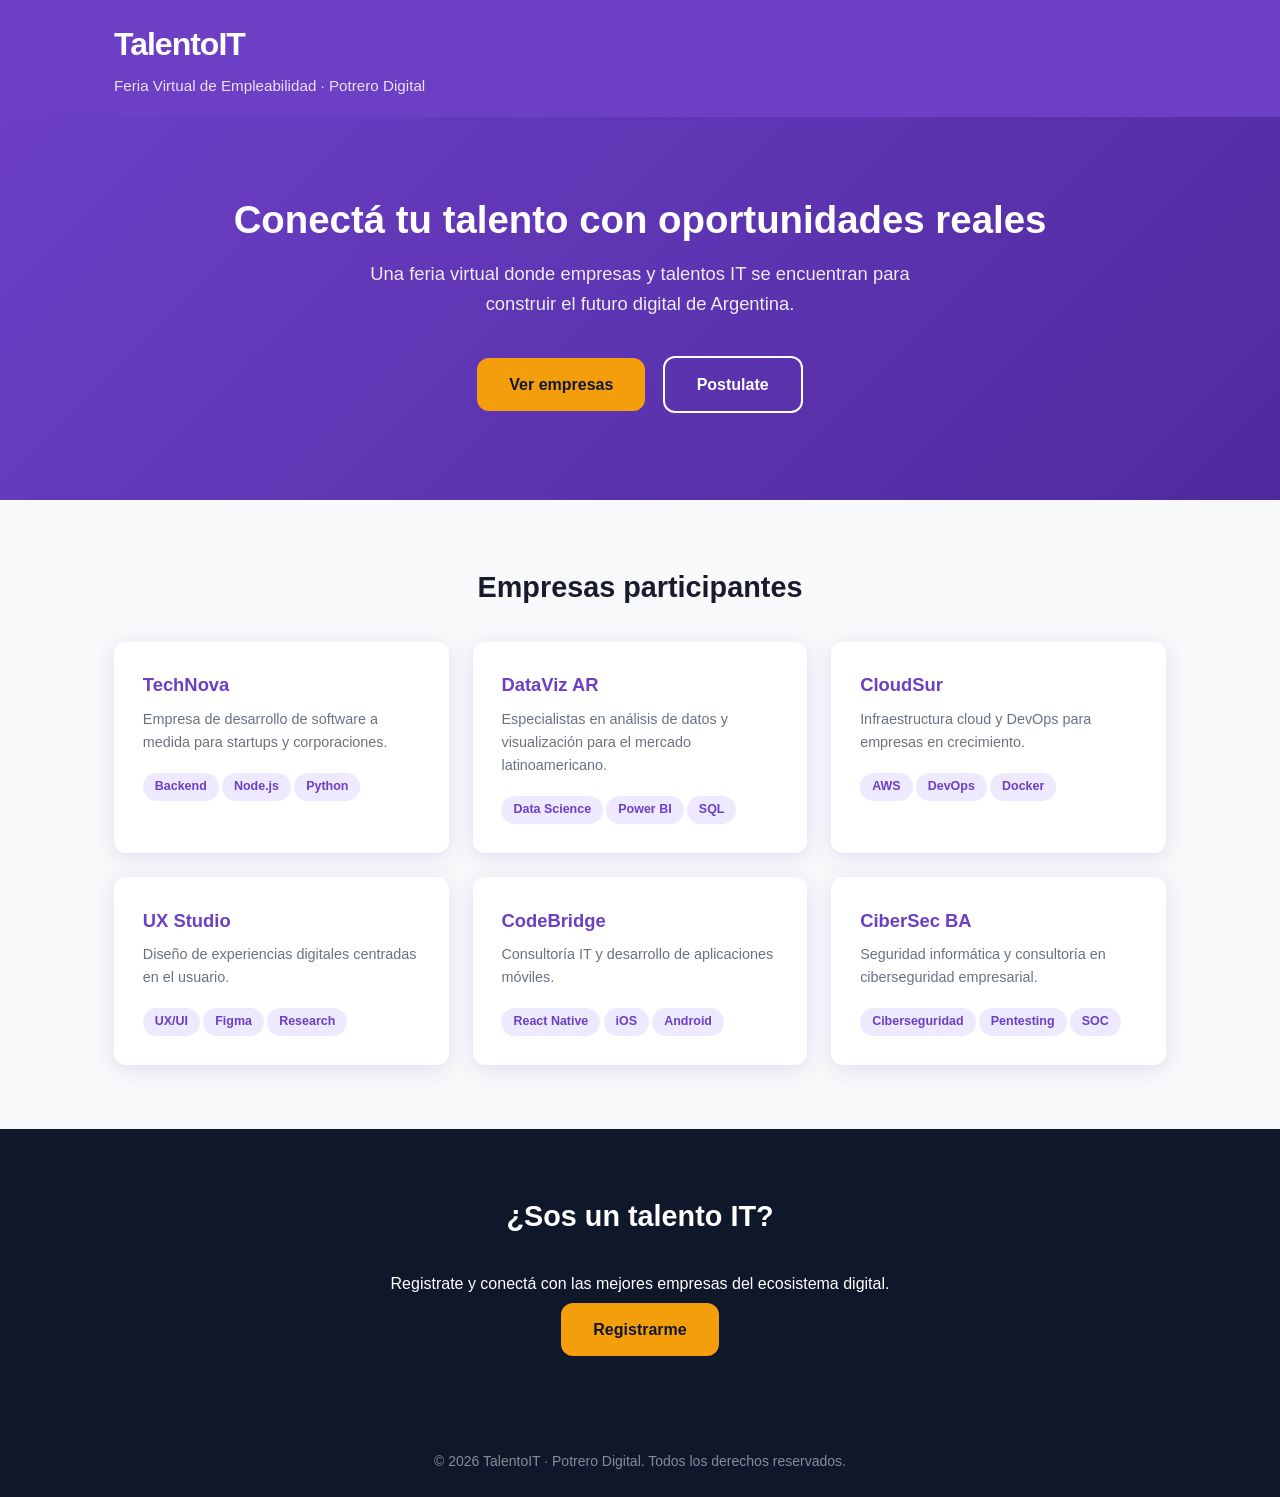
<file: index.html>
<!DOCTYPE html>
<html lang="es">
<head>
  <meta charset="UTF-8" />
  <meta name="viewport" content="width=device-width, initial-scale=1.0" />
  <title>TalentoIT - Feria Virtual de Empleabilidad | Potrero Digital</title>
  <link rel="stylesheet" href="assets/css/styles.css" />
</head>
<body>

  <header class="header">
    <div class="container">
      <h1 class="logo">TalentoIT</h1>
      <p class="tagline">Feria Virtual de Empleabilidad · Potrero Digital</p>
    </div>
  </header>

  <main>
    <section class="hero">
      <div class="container">
        <h2>Conectá tu talento con oportunidades reales</h2>
        <p>Una feria virtual donde empresas y talentos IT se encuentran para construir el futuro digital de Argentina.</p>
        <a href="#empresas" class="btn btn-primary">Ver empresas</a>
        <a href="#postulate" class="btn btn-secondary">Postulate</a>
      </div>
    </section>

    <section id="empresas" class="section">
      <div class="container">
        <h2 class="section-title">Empresas participantes</h2>
        <div class="grid" id="empresas-grid">
          <!-- Las tarjetas se generan desde main.js -->
        </div>
      </div>
    </section>

    <section id="postulate" class="section section-dark">
      <div class="container">
        <h2 class="section-title">¿Sos un talento IT?</h2>
        <p>Registrate y conectá con las mejores empresas del ecosistema digital.</p>
        <a href="#" class="btn btn-primary">Registrarme</a>
      </div>
    </section>
  </main>

  <footer class="footer">
    <div class="container">
      <p>© 2026 TalentoIT · Potrero Digital. Todos los derechos reservados.</p>
    </div>
  </footer>

  <script src="assets/js/main.js"></script>
</body>
</html>
</file>
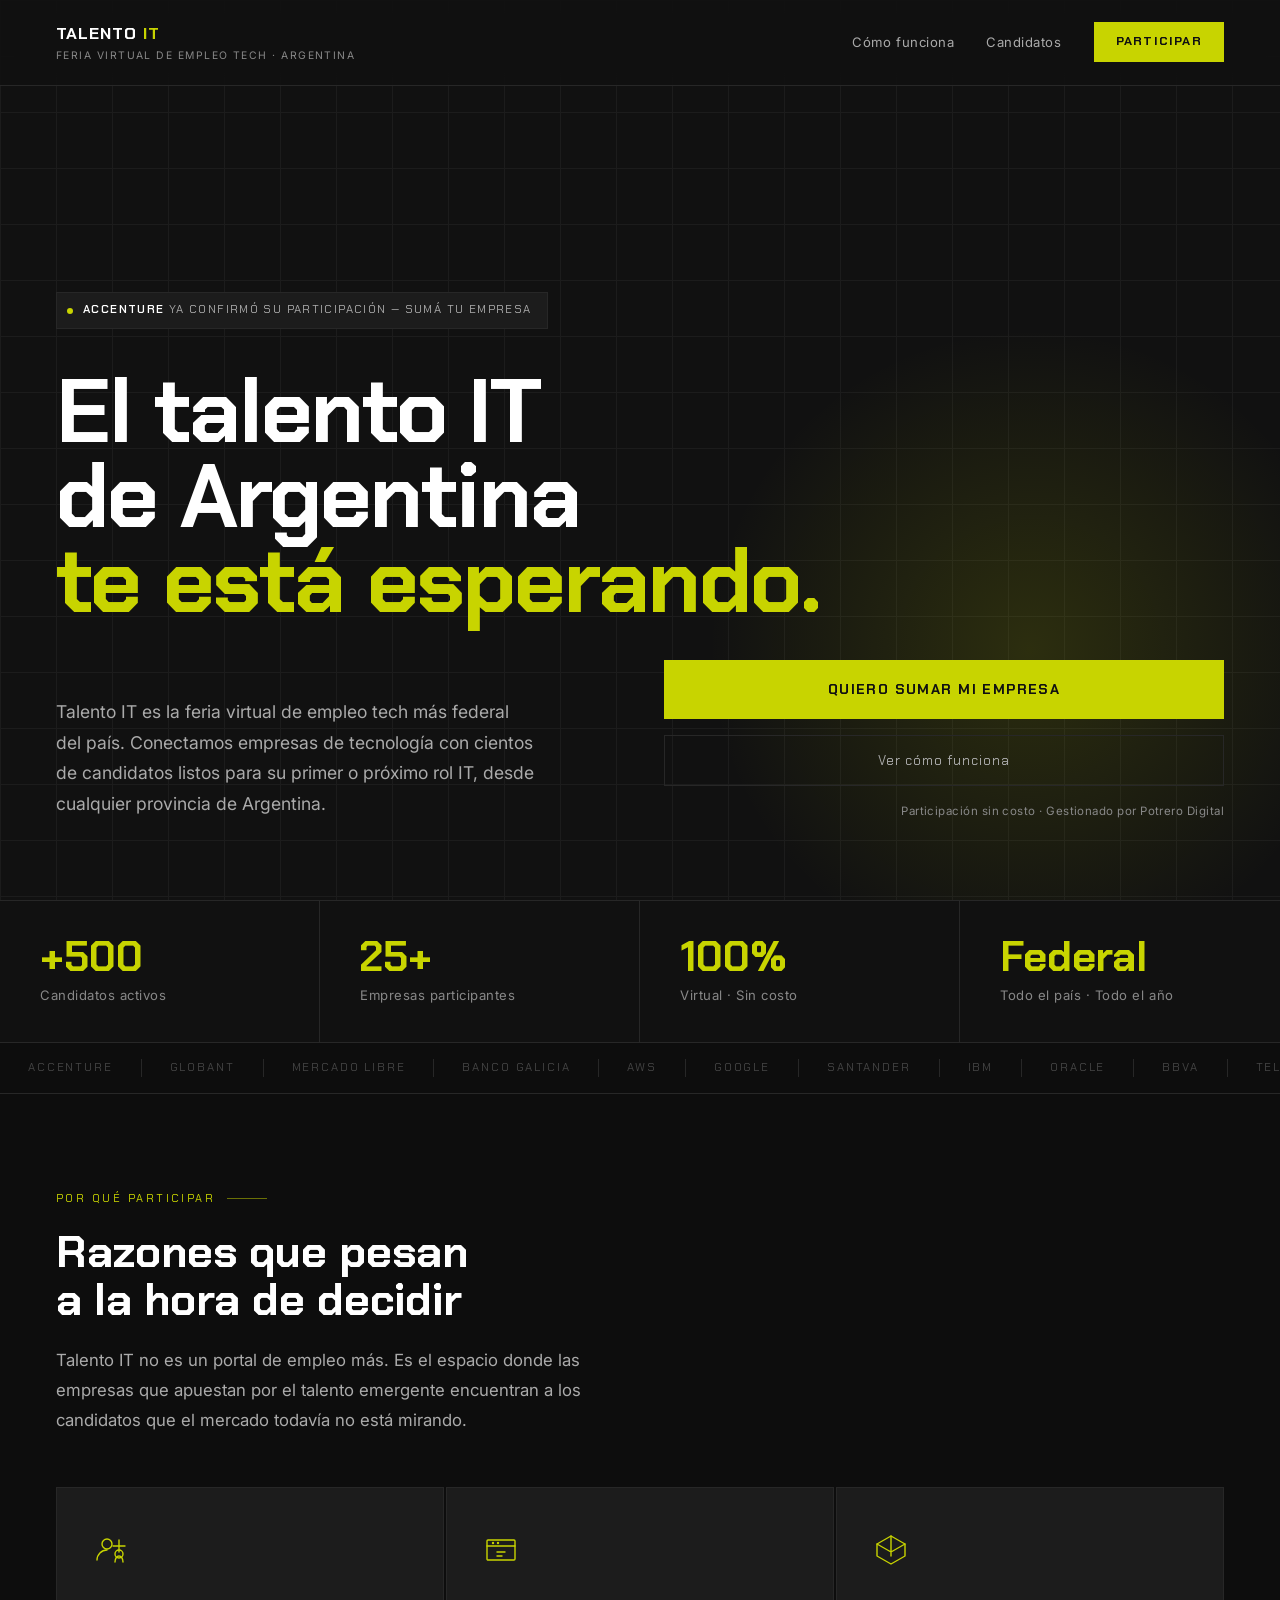
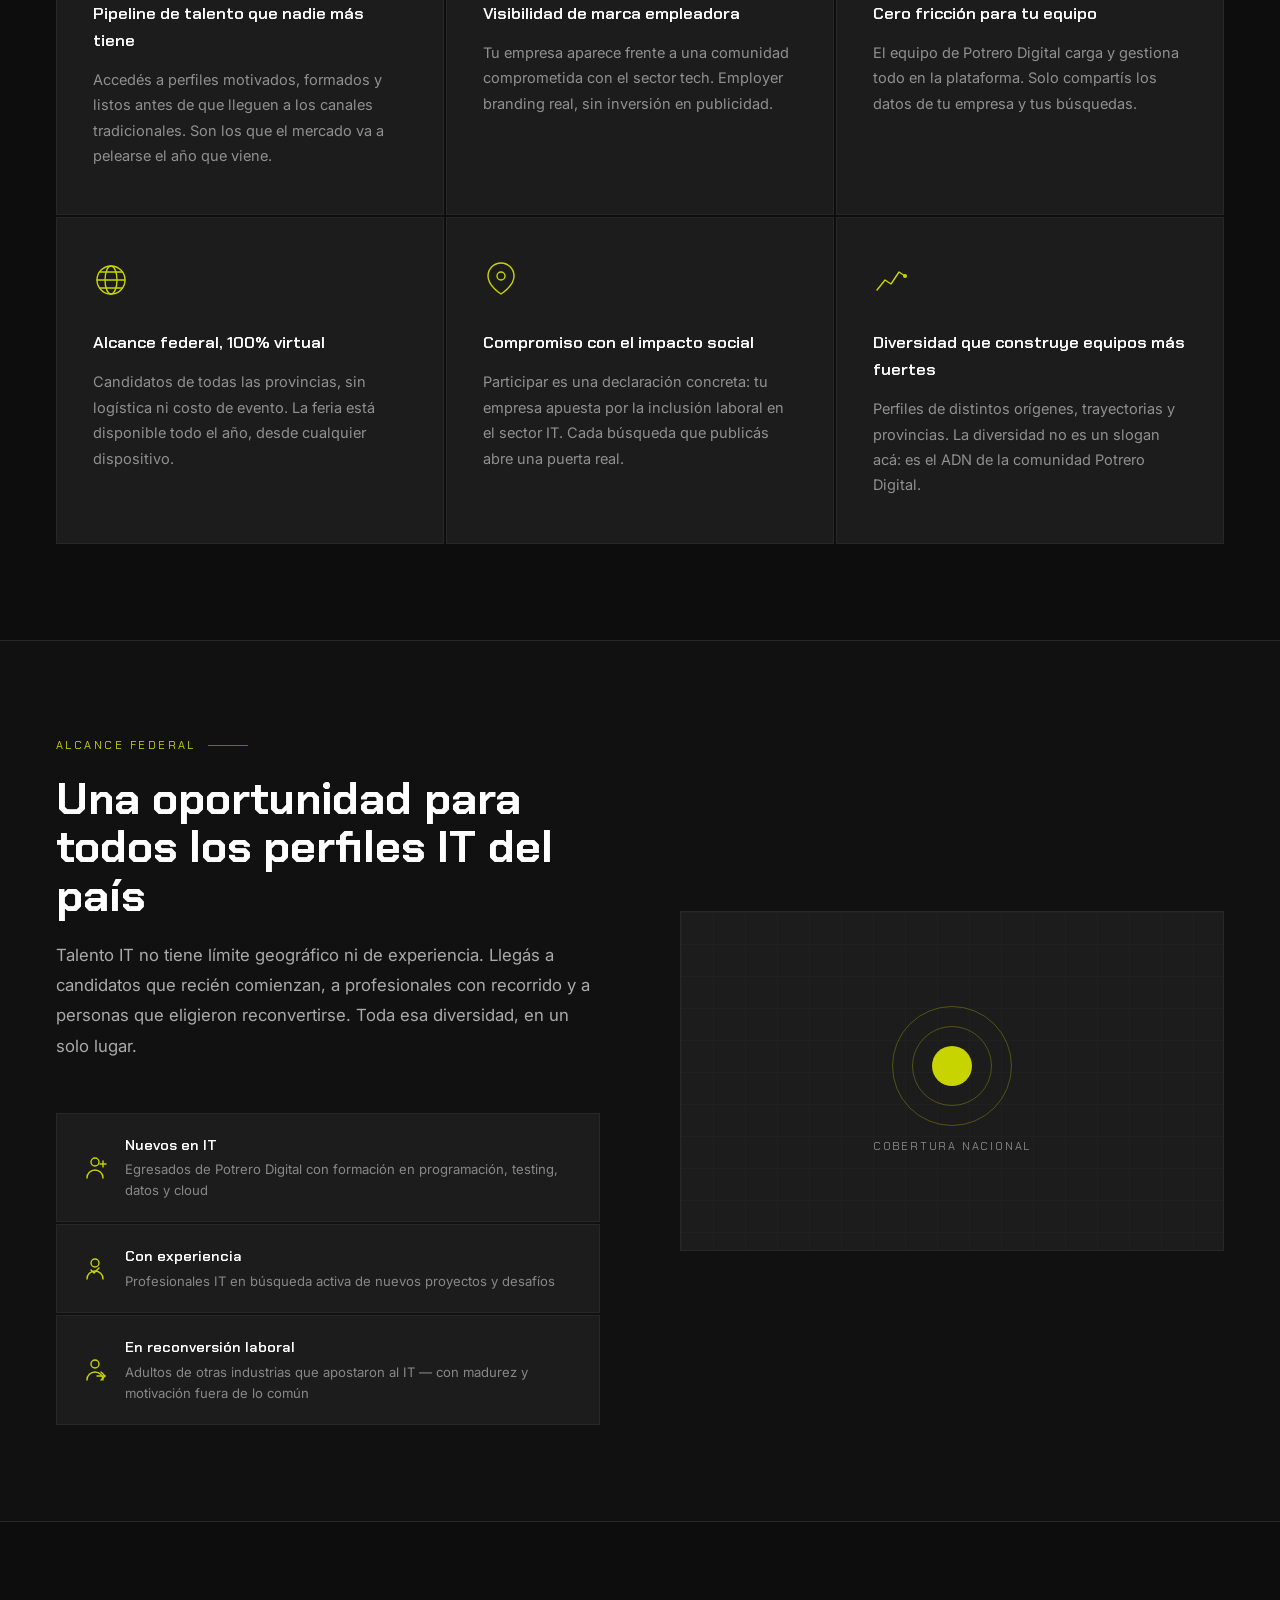
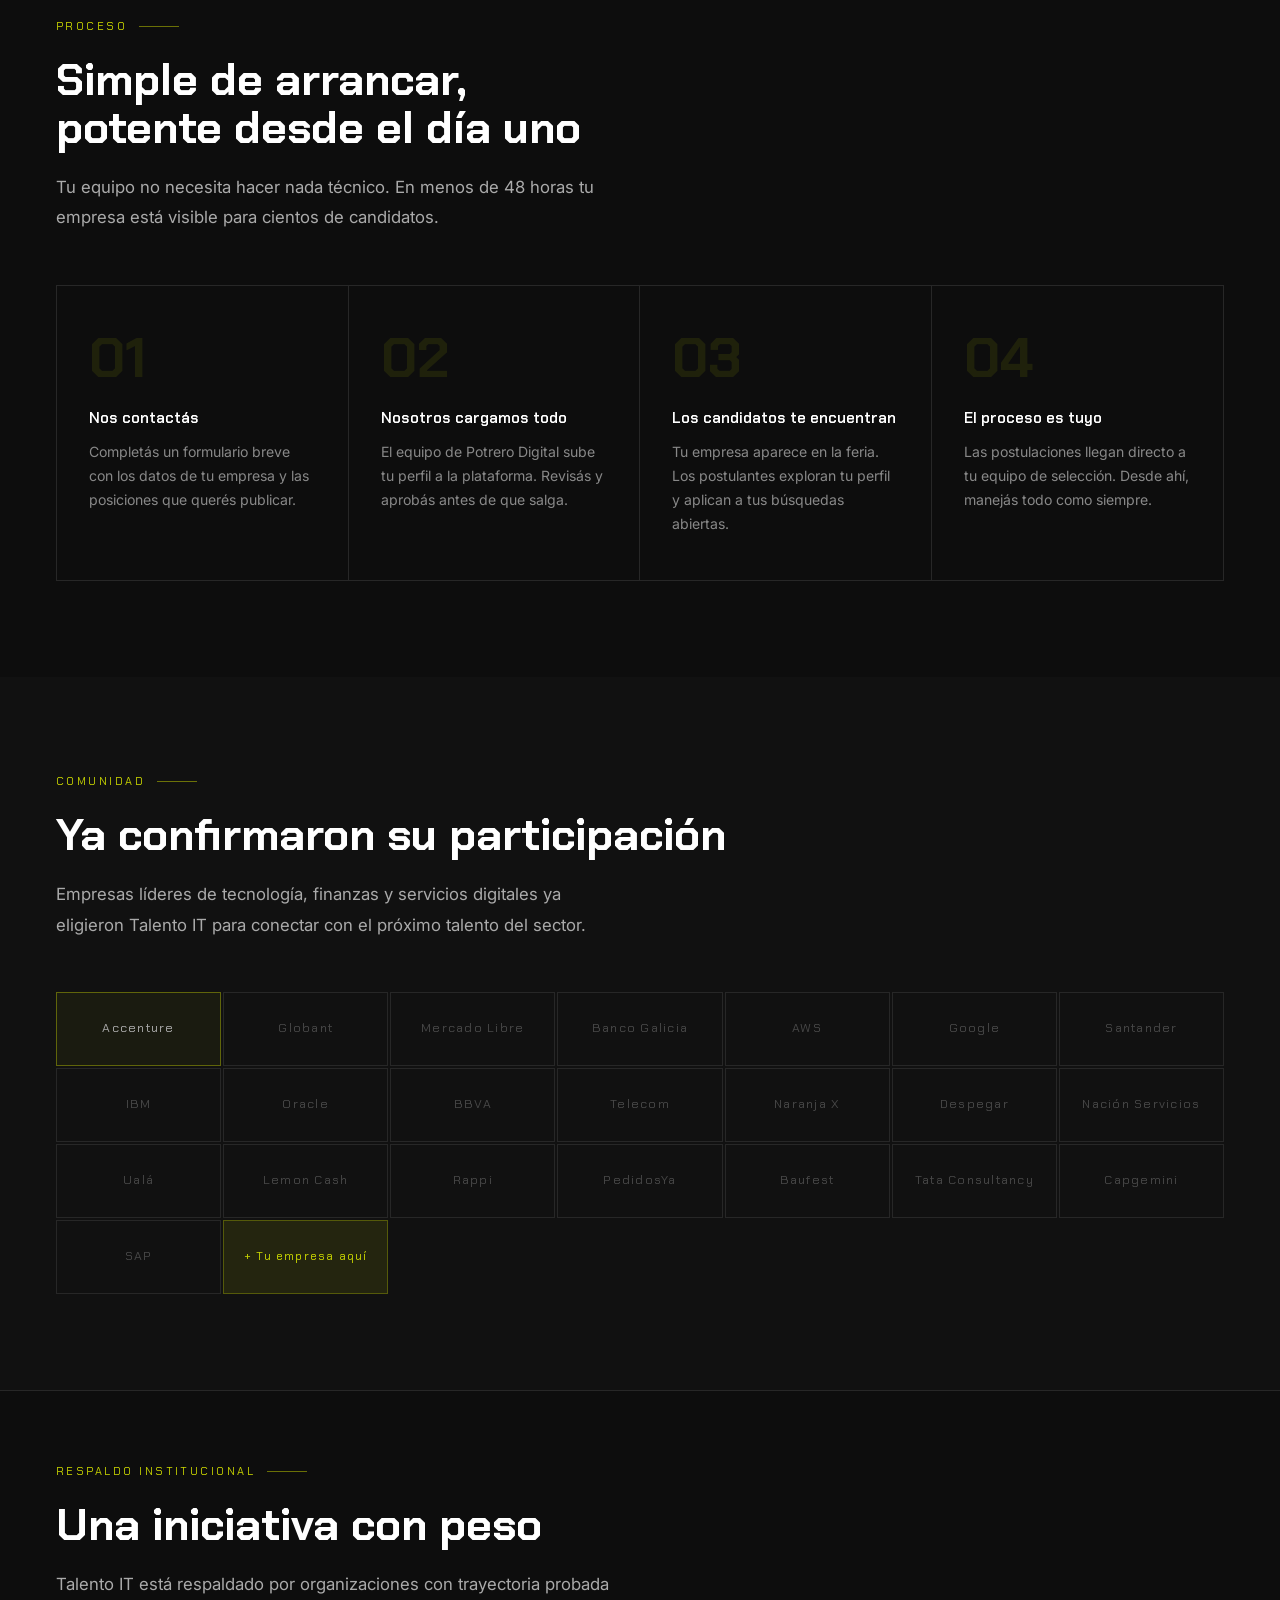
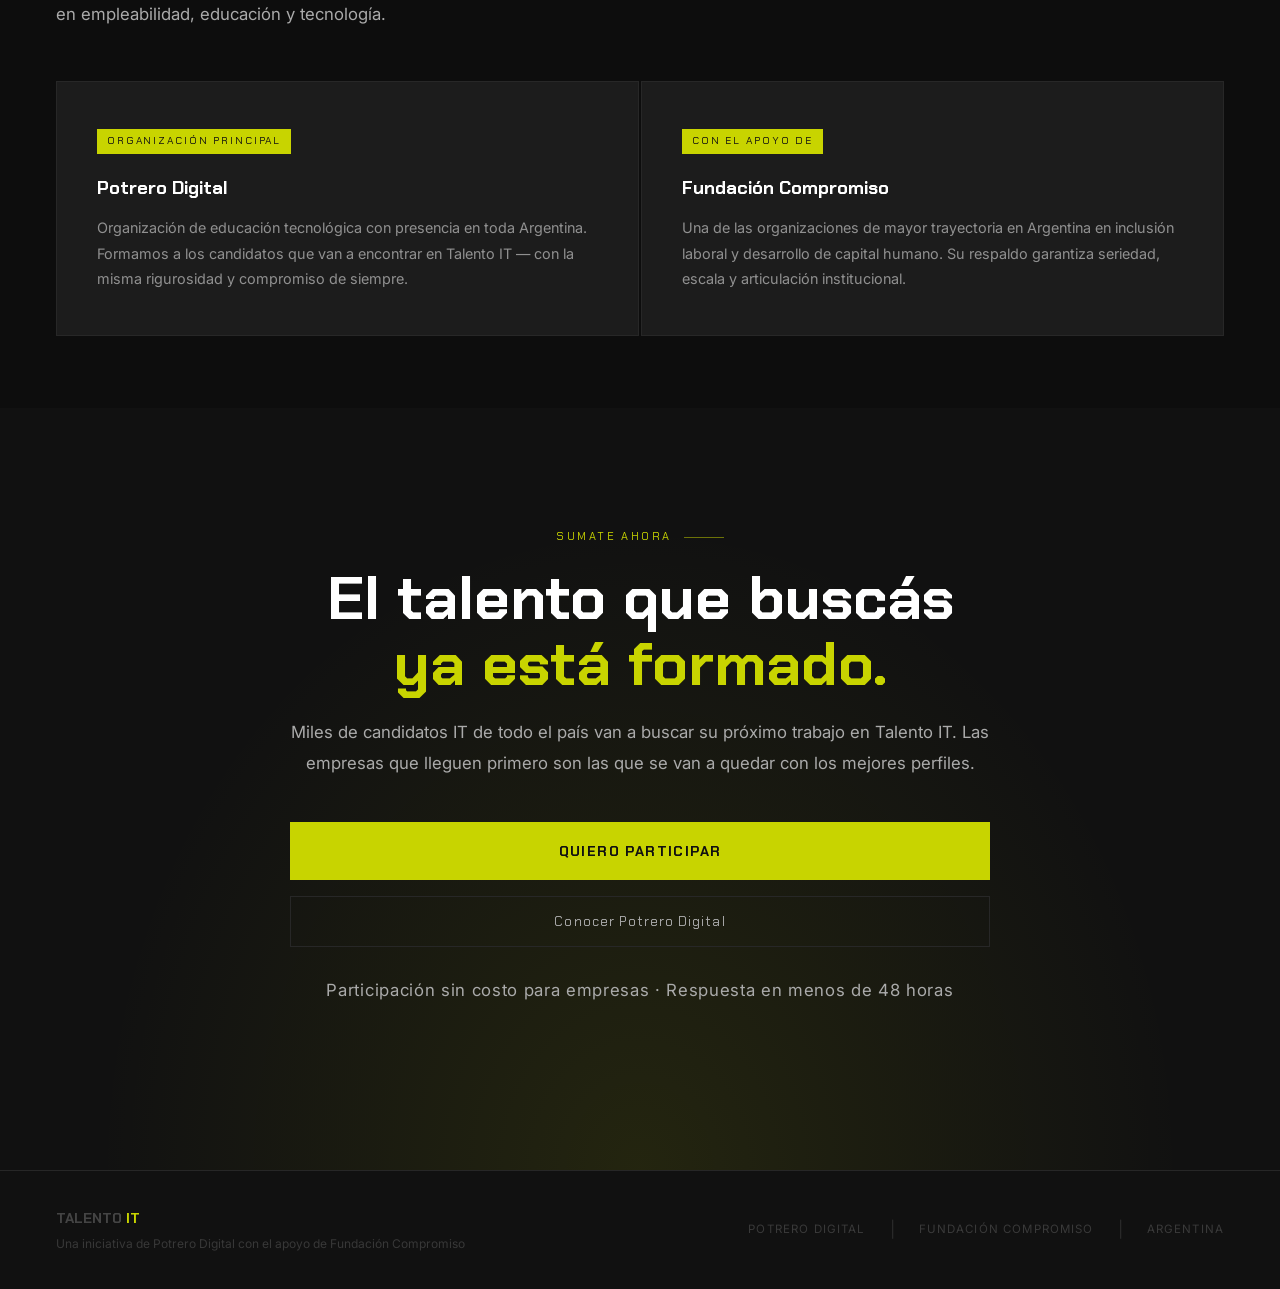
<file: landing-empresas.html>
<!DOCTYPE html>
<html lang="es">
<head>
  <meta charset="UTF-8" />
  <meta name="viewport" content="width=device-width, initial-scale=1.0" />
  <title>Talento IT — Feria virtual de empleo Tech de Argentina</title>
  <link rel="preconnect" href="https://fonts.googleapis.com">
  <link href="https://fonts.googleapis.com/css2?family=Chakra+Petch:wght@400;600;700&family=Inter:wght@400;500;600&display=swap" rel="stylesheet">
  <style>
    *, *::before, *::after { box-sizing: border-box; margin: 0; padding: 0; }

    :root {
      --negro: #111111;
      --negro-card: #1c1c1c;
      --lima: #C8D400;
      --lima-dim: rgba(200,212,0,0.10);
      --lima-mid: rgba(200,212,0,0.30);
      --blanco: #ffffff;
      --gris: #888888;
      --gris-borde: #272727;
      --gris-texto: #aaaaaa;
    }

    html { scroll-behavior: smooth; }

    body {
      background: var(--negro);
      color: var(--blanco);
      font-family: 'Inter', sans-serif;
      font-size: 16px;
      line-height: 1.6;
      -webkit-font-smoothing: antialiased;
    }

    /* ── NAV ── */
    nav {
      position: fixed;
      top: 0; left: 0; right: 0;
      z-index: 100;
      display: flex;
      align-items: center;
      justify-content: space-between;
      padding: 20px 56px;
      background: rgba(17,17,17,0.9);
      backdrop-filter: blur(16px);
      border-bottom: 1px solid var(--gris-borde);
    }

    .nav-brand {
      display: flex;
      flex-direction: column;
      gap: 1px;
    }
    .nav-logo {
      font-family: 'Chakra Petch', sans-serif;
      font-weight: 700;
      font-size: 1.05rem;
      letter-spacing: 0.06em;
      color: var(--blanco);
    }
    .nav-logo span { color: var(--lima); }
    .nav-sub {
      font-size: 0.65rem;
      letter-spacing: 0.14em;
      text-transform: uppercase;
      color: var(--gris);
    }

    .nav-right {
      display: flex;
      align-items: center;
      gap: 32px;
    }
    .nav-link {
      font-size: 0.82rem;
      color: var(--gris-texto);
      text-decoration: none;
      letter-spacing: 0.04em;
      transition: color 0.2s;
    }
    .nav-link:hover { color: var(--blanco); }

    .btn-nav {
      background: var(--lima);
      color: var(--negro);
      font-family: 'Chakra Petch', sans-serif;
      font-weight: 700;
      font-size: 0.78rem;
      letter-spacing: 0.1em;
      text-transform: uppercase;
      padding: 10px 22px;
      border: none;
      cursor: pointer;
      transition: background 0.2s, transform 0.15s;
      text-decoration: none;
      display: inline-block;
    }
    .btn-nav:hover { background: #d9e600; transform: translateY(-1px); }

    /* ── HERO ── */
    .hero {
      min-height: 100vh;
      display: flex;
      flex-direction: column;
      justify-content: flex-end;
      padding: 160px 56px 80px;
      position: relative;
      overflow: hidden;
    }

    .hero-bg-grid {
      position: absolute;
      inset: 0;
      background-image:
        linear-gradient(var(--gris-borde) 1px, transparent 1px),
        linear-gradient(90deg, var(--gris-borde) 1px, transparent 1px);
      background-size: 56px 56px;
      opacity: 0.5;
    }

    .hero-glow {
      position: absolute;
      bottom: -100px; right: -100px;
      width: 700px; height: 700px;
      background: radial-gradient(circle, rgba(200,212,0,0.15) 0%, transparent 65%);
      pointer-events: none;
    }

    .accenture-badge {
      position: relative;
      display: inline-flex;
      align-items: center;
      gap: 10px;
      background: var(--negro-card);
      border: 1px solid var(--gris-borde);
      padding: 8px 16px 8px 10px;
      margin-bottom: 40px;
      width: fit-content;
    }
    .badge-dot {
      width: 6px; height: 6px;
      background: var(--lima);
      border-radius: 50%;
      flex-shrink: 0;
      animation: pulse 2s ease-in-out infinite;
    }
    @keyframes pulse {
      0%, 100% { opacity: 1; transform: scale(1); }
      50% { opacity: 0.5; transform: scale(0.8); }
    }
    .badge-text {
      font-family: 'Chakra Petch', sans-serif;
      font-size: 0.72rem;
      letter-spacing: 0.12em;
      text-transform: uppercase;
      color: var(--gris-texto);
    }
    .badge-text strong {
      color: var(--blanco);
      font-weight: 600;
    }

    .hero-inner { position: relative; }

    h1 {
      font-family: 'Chakra Petch', sans-serif;
      font-weight: 700;
      font-size: clamp(3rem, 7vw, 5.8rem);
      line-height: 0.95;
      letter-spacing: -0.02em;
      margin-bottom: 36px;
    }
    h1 .line-accent { color: var(--lima); display: block; }
    h1 .line-normal { display: block; }

    .hero-columns {
      display: grid;
      grid-template-columns: 1fr 1fr;
      gap: 48px;
      align-items: end;
      margin-top: 16px;
    }

    .hero-desc {
      font-size: 1.1rem;
      color: var(--gris-texto);
      line-height: 1.75;
      max-width: 480px;
    }

    .hero-actions-col {
      display: flex;
      flex-direction: column;
      align-items: flex-end;
      gap: 16px;
    }

    .btn-primary {
      background: var(--lima);
      color: var(--negro);
      font-family: 'Chakra Petch', sans-serif;
      font-weight: 700;
      font-size: 0.88rem;
      letter-spacing: 0.1em;
      text-transform: uppercase;
      padding: 18px 40px;
      border: none;
      cursor: pointer;
      transition: background 0.2s, transform 0.15s;
      text-decoration: none;
      display: inline-block;
      width: 100%;
      text-align: center;
    }
    .btn-primary:hover { background: #d9e600; transform: translateY(-2px); }

    .btn-ghost {
      background: transparent;
      color: var(--gris-texto);
      font-family: 'Chakra Petch', sans-serif;
      font-size: 0.82rem;
      letter-spacing: 0.08em;
      padding: 14px 32px;
      border: 1px solid var(--gris-borde);
      cursor: pointer;
      transition: border-color 0.2s, color 0.2s;
      text-decoration: none;
      display: inline-block;
      width: 100%;
      text-align: center;
    }
    .btn-ghost:hover { border-color: var(--lima-mid); color: var(--blanco); }

    .hero-disclaimer {
      font-size: 0.72rem;
      color: var(--gris);
      letter-spacing: 0.04em;
      text-align: center;
    }

    /* ── STATS BAR ── */
    .stats-bar {
      border-top: 1px solid var(--gris-borde);
      border-bottom: 1px solid var(--gris-borde);
      display: grid;
      grid-template-columns: repeat(4, 1fr);
    }
    .stat-cell {
      padding: 36px 40px;
      border-right: 1px solid var(--gris-borde);
    }
    .stat-cell:last-child { border-right: none; }
    .stat-num {
      font-family: 'Chakra Petch', sans-serif;
      font-weight: 700;
      font-size: 2.6rem;
      color: var(--lima);
      line-height: 1;
      margin-bottom: 6px;
    }
    .stat-label { font-size: 0.82rem; color: var(--gris); letter-spacing: 0.04em; }

    /* ── MARQUEE ── */
    .marquee-wrap {
      overflow: hidden;
      padding: 16px 0;
      border-bottom: 1px solid var(--gris-borde);
      background: #0d0d0d;
    }
    .marquee-track {
      display: flex;
      gap: 0;
      width: max-content;
      animation: marquee 30s linear infinite;
    }
    .marquee-wrap:hover .marquee-track { animation-play-state: paused; }
    @keyframes marquee {
      from { transform: translateX(0); }
      to   { transform: translateX(-50%); }
    }
    .marquee-item {
      font-family: 'Chakra Petch', sans-serif;
      font-size: 0.72rem;
      letter-spacing: 0.16em;
      text-transform: uppercase;
      color: #444;
      padding: 0 28px;
      border-right: 1px solid var(--gris-borde);
      white-space: nowrap;
      transition: color 0.2s;
    }
    .marquee-item:hover { color: var(--lima); }

    /* ── LAYOUT BASE ── */
    .section { padding: 96px 56px; }
    .section-sm { padding: 72px 56px; }

    .eyebrow {
      font-family: 'Chakra Petch', sans-serif;
      font-size: 0.7rem;
      letter-spacing: 0.22em;
      text-transform: uppercase;
      color: var(--lima);
      margin-bottom: 20px;
      display: flex;
      align-items: center;
      gap: 12px;
    }
    .eyebrow::after {
      content: '';
      display: block;
      height: 1px;
      width: 40px;
      background: var(--lima);
      opacity: 0.5;
    }

    h2 {
      font-family: 'Chakra Petch', sans-serif;
      font-weight: 700;
      font-size: clamp(1.9rem, 3.5vw, 2.9rem);
      line-height: 1.08;
      margin-bottom: 20px;
    }

    .section-body {
      color: var(--gris-texto);
      font-size: 1.05rem;
      line-height: 1.8;
      max-width: 560px;
      margin-bottom: 52px;
    }

    /* ── MENSAJES / WHY ── */
    .pitch-section { background: #0d0d0d; }
    .pitch-grid {
      display: grid;
      grid-template-columns: repeat(3, 1fr);
      gap: 2px;
      margin-top: 0;
    }
    .pitch-card {
      background: var(--negro-card);
      border: 1px solid var(--gris-borde);
      padding: 44px 36px;
      transition: border-color 0.25s, background 0.25s;
      position: relative;
    }
    .pitch-card:hover {
      border-color: var(--lima-mid);
      background: #202020;
    }
    .pitch-card-line {
      position: absolute;
      top: 0; left: 0;
      height: 2px;
      width: 0;
      background: var(--lima);
      transition: width 0.35s ease;
    }
    .pitch-card:hover .pitch-card-line { width: 100%; }

    /* SVG icons */
    .pitch-icon {
      width: 36px; height: 36px;
      margin-bottom: 24px;
      color: var(--lima);
    }
    .pitch-title {
      font-family: 'Chakra Petch', sans-serif;
      font-weight: 600;
      font-size: 1.05rem;
      margin-bottom: 14px;
    }
    .pitch-text { color: #909090; font-size: 0.91rem; line-height: 1.75; }

    /* ── OPORTUNIDAD FEDERAL ── */
    .federal-section {
      background: var(--negro);
      border-top: 1px solid var(--gris-borde);
      border-bottom: 1px solid var(--gris-borde);
    }
    .federal-layout {
      display: grid;
      grid-template-columns: 1fr 1fr;
      gap: 80px;
      align-items: center;
    }
    .federal-visual {
      position: relative;
      height: 340px;
      border: 1px solid var(--gris-borde);
      overflow: hidden;
      background: var(--negro-card);
    }
    .federal-map-bg {
      position: absolute;
      inset: 0;
      background-image:
        linear-gradient(var(--gris-borde) 1px, transparent 1px),
        linear-gradient(90deg, var(--gris-borde) 1px, transparent 1px);
      background-size: 32px 32px;
      opacity: 0.4;
    }
    .federal-center {
      position: absolute;
      inset: 0;
      display: flex;
      flex-direction: column;
      align-items: center;
      justify-content: center;
      gap: 12px;
    }
    .federal-circle {
      width: 120px; height: 120px;
      border-radius: 50%;
      border: 1px solid var(--lima-mid);
      display: flex;
      align-items: center;
      justify-content: center;
      position: relative;
    }
    .federal-circle::before {
      content: '';
      position: absolute;
      width: 80px; height: 80px;
      border-radius: 50%;
      border: 1px solid var(--lima-mid);
    }
    .federal-circle::after {
      content: '';
      position: absolute;
      width: 40px; height: 40px;
      border-radius: 50%;
      background: var(--lima);
    }
    .federal-label {
      font-family: 'Chakra Petch', sans-serif;
      font-size: 0.7rem;
      letter-spacing: 0.16em;
      text-transform: uppercase;
      color: var(--gris);
    }

    .perfiles-list { display: flex; flex-direction: column; gap: 2px; }
    .perfil-item {
      display: flex;
      align-items: center;
      gap: 16px;
      padding: 20px 24px;
      border: 1px solid var(--gris-borde);
      background: var(--negro-card);
      transition: border-color 0.2s, background 0.2s;
    }
    .perfil-item:hover {
      border-color: var(--lima-mid);
      background: #1e1e1e;
    }
    .perfil-icon {
      width: 28px; height: 28px;
      color: var(--lima);
      flex-shrink: 0;
    }
    .perfil-info {}
    .perfil-title {
      font-family: 'Chakra Petch', sans-serif;
      font-size: 0.92rem;
      font-weight: 600;
      margin-bottom: 2px;
    }
    .perfil-desc { font-size: 0.82rem; color: var(--gris); }

    /* ── CÓMO FUNCIONA ── */
    .how-section { background: #0d0d0d; }
    .how-steps {
      display: grid;
      grid-template-columns: repeat(4, 1fr);
      border: 1px solid var(--gris-borde);
    }
    .how-step {
      padding: 44px 32px;
      border-right: 1px solid var(--gris-borde);
      position: relative;
    }
    .how-step:last-child { border-right: none; }
    .step-line {
      position: absolute;
      top: 0; right: -1px;
      width: 1px;
      height: 0;
      background: var(--lima);
      transition: height 0.4s ease;
    }
    .how-step:hover .step-line { height: 100%; }
    .step-num {
      font-family: 'Chakra Petch', sans-serif;
      font-weight: 700;
      font-size: 3.5rem;
      line-height: 1;
      color: rgba(200,212,0,0.1);
      margin-bottom: 20px;
      transition: color 0.3s;
    }
    .how-step:hover .step-num { color: rgba(200,212,0,0.2); }
    .step-title {
      font-family: 'Chakra Petch', sans-serif;
      font-weight: 600;
      font-size: 0.96rem;
      margin-bottom: 10px;
    }
    .step-text { color: #888; font-size: 0.88rem; line-height: 1.7; }

    /* ── EMPRESAS GRID ── */
    .logos-grid {
      display: grid;
      grid-template-columns: repeat(auto-fill, minmax(150px, 1fr));
      gap: 2px;
    }
    .logo-cell {
      border: 1px solid var(--gris-borde);
      padding: 26px 16px;
      display: flex;
      align-items: center;
      justify-content: center;
      font-family: 'Chakra Petch', sans-serif;
      font-size: 0.78rem;
      letter-spacing: 0.1em;
      color: #484848;
      transition: color 0.2s, border-color 0.2s, background 0.2s;
      text-align: center;
    }
    .logo-cell:hover {
      color: var(--lima);
      border-color: var(--lima-mid);
      background: var(--lima-dim);
    }
    .logo-cell.featured {
      border-color: rgba(200,212,0,0.4);
      color: #aaa;
      background: rgba(200,212,0,0.05);
    }
    .logo-cell.add-yours {
      color: var(--lima);
      border-color: var(--lima-mid);
      background: var(--lima-dim);
      font-size: 0.75rem;
    }

    /* ── APOYO INSTITUCIONAL ── */
    .apoyo-section { background: #0d0d0d; border-top: 1px solid var(--gris-borde); }
    .apoyo-grid {
      display: grid;
      grid-template-columns: 1fr 1fr;
      gap: 2px;
    }
    .apoyo-card {
      background: var(--negro-card);
      border: 1px solid var(--gris-borde);
      padding: 44px 40px;
    }
    .apoyo-tag {
      display: inline-block;
      font-family: 'Chakra Petch', sans-serif;
      font-size: 0.65rem;
      letter-spacing: 0.18em;
      text-transform: uppercase;
      color: var(--negro);
      background: var(--lima);
      padding: 4px 10px;
      margin-bottom: 20px;
    }
    .apoyo-card h3 {
      font-family: 'Chakra Petch', sans-serif;
      font-size: 1.15rem;
      font-weight: 700;
      margin-bottom: 12px;
    }
    .apoyo-card p { color: #909090; font-size: 0.9rem; line-height: 1.75; }

    /* ── CTA FINAL ── */
    .cta-section {
      text-align: center;
      padding: 120px 56px;
      position: relative;
      overflow: hidden;
    }
    .cta-glow {
      position: absolute;
      inset: 0;
      background: radial-gradient(ellipse at center bottom, rgba(200,212,0,0.1) 0%, transparent 60%);
      pointer-events: none;
    }
    .cta-inner { position: relative; max-width: 700px; margin: 0 auto; }
    .cta-section h2 {
      font-size: clamp(2.2rem, 5vw, 3.8rem);
      max-width: 100%;
      margin-bottom: 20px;
    }
    .cta-section p {
      color: var(--gris-texto);
      font-size: 1.05rem;
      margin-bottom: 44px;
      line-height: 1.8;
    }
    .cta-buttons {
      display: flex;
      gap: 16px;
      justify-content: center;
      flex-wrap: wrap;
    }
    .cta-nota {
      margin-top: 28px;
      font-size: 0.76rem;
      color: #444;
      letter-spacing: 0.04em;
    }

    /* ── FOOTER ── */
    footer {
      border-top: 1px solid var(--gris-borde);
      padding: 36px 56px;
      display: flex;
      align-items: center;
      justify-content: space-between;
      flex-wrap: wrap;
      gap: 20px;
    }
    .footer-brand {
      font-family: 'Chakra Petch', sans-serif;
      font-size: 0.9rem;
      font-weight: 700;
      color: #444;
    }
    .footer-brand span { color: var(--lima); }
    .footer-meta { font-size: 0.75rem; color: #383838; }
    .footer-orgs {
      display: flex;
      gap: 24px;
      align-items: center;
    }
    .footer-org {
      font-size: 0.72rem;
      letter-spacing: 0.1em;
      text-transform: uppercase;
      color: #3a3a3a;
    }

    /* ── RESPONSIVE ── */
    @media (max-width: 900px) {
      nav { padding: 16px 24px; }
      .nav-right .nav-link { display: none; }
      .hero { padding: 120px 24px 64px; }
      .hero-columns { grid-template-columns: 1fr; gap: 32px; }
      .hero-actions-col { align-items: flex-start; }
      .btn-primary, .btn-ghost { width: auto; }
      .stats-bar { grid-template-columns: repeat(2, 1fr); }
      .stat-cell:nth-child(2) { border-right: none; }
      .section, .section-sm { padding: 64px 24px; }
      .pitch-grid { grid-template-columns: 1fr; }
      .federal-layout { grid-template-columns: 1fr; gap: 40px; }
      .how-steps { grid-template-columns: 1fr 1fr; }
      .how-step:nth-child(2) { border-right: none; }
      .how-step:nth-child(3) { border-top: 1px solid var(--gris-borde); }
      .apoyo-grid { grid-template-columns: 1fr; }
      .cta-section { padding: 80px 24px; }
      footer { padding: 28px 24px; flex-direction: column; align-items: flex-start; }
    }

    @media (max-width: 600px) {
      h1 { font-size: 2.8rem; }
      .stats-bar { grid-template-columns: 1fr 1fr; }
      .how-steps { grid-template-columns: 1fr; }
      .how-step { border-right: none; border-bottom: 1px solid var(--gris-borde); }
      .how-step:last-child { border-bottom: none; }
    }

    @media (prefers-reduced-motion: reduce) {
      .marquee-track { animation: none; }
      .badge-dot { animation: none; }
    }
  </style>
</head>
<body>

<!-- ── NAV ── -->
<nav>
  <div class="nav-brand">
    <div class="nav-logo">TALENTO <span>IT</span></div>
    <div class="nav-sub">Feria virtual de empleo Tech · Argentina</div>
  </div>
  <div class="nav-right">
    <a href="#como-funciona" class="nav-link">Cómo funciona</a>
    <a href="#perfiles" class="nav-link">Candidatos</a>
    <a href="#contacto" class="btn-nav">Participar</a>
  </div>
</nav>

<!-- ── HERO ── -->
<section class="hero">
  <div class="hero-bg-grid"></div>
  <div class="hero-glow"></div>
  <div class="hero-inner">

    <div class="accenture-badge">
      <div class="badge-dot"></div>
      <div class="badge-text"><strong>Accenture</strong> ya confirmó su participación — sumá tu empresa</div>
    </div>

    <h1>
      <span class="line-normal">El talento IT</span>
      <span class="line-normal">de Argentina</span>
      <span class="line-accent">te está esperando.</span>
    </h1>

    <div class="hero-columns">
      <p class="hero-desc">
        Talento IT es la feria virtual de empleo tech más federal del país. Conectamos empresas de tecnología con cientos de candidatos listos para su primer o próximo rol IT, desde cualquier provincia de Argentina.
      </p>
      <div class="hero-actions-col">
        <a href="#contacto" class="btn-primary">Quiero sumar mi empresa</a>
        <a href="#como-funciona" class="btn-ghost">Ver cómo funciona</a>
        <p class="hero-disclaimer">Participación sin costo · Gestionado por Potrero Digital</p>
      </div>
    </div>

  </div>
</section>

<!-- ── STATS ── -->
<div class="stats-bar">
  <div class="stat-cell">
    <div class="stat-num">+500</div>
    <div class="stat-label">Candidatos activos</div>
  </div>
  <div class="stat-cell">
    <div class="stat-num">25+</div>
    <div class="stat-label">Empresas participantes</div>
  </div>
  <div class="stat-cell">
    <div class="stat-num">100%</div>
    <div class="stat-label">Virtual · Sin costo</div>
  </div>
  <div class="stat-cell">
    <div class="stat-num">Federal</div>
    <div class="stat-label">Todo el país · Todo el año</div>
  </div>
</div>

<!-- ── MARQUEE ── -->
<div class="marquee-wrap">
  <div class="marquee-track">
    <span class="marquee-item">Accenture</span>
    <span class="marquee-item">Globant</span>
    <span class="marquee-item">Mercado Libre</span>
    <span class="marquee-item">Banco Galicia</span>
    <span class="marquee-item">AWS</span>
    <span class="marquee-item">Google</span>
    <span class="marquee-item">Santander</span>
    <span class="marquee-item">IBM</span>
    <span class="marquee-item">Oracle</span>
    <span class="marquee-item">BBVA</span>
    <span class="marquee-item">Telecom</span>
    <span class="marquee-item">Naranja X</span>
    <span class="marquee-item">Despegar</span>
    <span class="marquee-item">Ualá</span>
    <span class="marquee-item">Rappi</span>
    <span class="marquee-item">Accenture</span>
    <span class="marquee-item">Globant</span>
    <span class="marquee-item">Mercado Libre</span>
    <span class="marquee-item">Banco Galicia</span>
    <span class="marquee-item">AWS</span>
    <span class="marquee-item">Google</span>
    <span class="marquee-item">Santander</span>
    <span class="marquee-item">IBM</span>
    <span class="marquee-item">Oracle</span>
    <span class="marquee-item">BBVA</span>
    <span class="marquee-item">Telecom</span>
    <span class="marquee-item">Naranja X</span>
    <span class="marquee-item">Despegar</span>
    <span class="marquee-item">Ualá</span>
    <span class="marquee-item">Rappi</span>
  </div>
</div>

<!-- ── POR QUÉ PARTICIPAR ── -->
<section class="pitch-section section">
  <div class="eyebrow">Por qué participar</div>
  <h2>Razones que pesan<br>a la hora de decidir</h2>
  <p class="section-body">
    Talento IT no es un portal de empleo más. Es el espacio donde las empresas que apuestan por el talento emergente encuentran a los candidatos que el mercado todavía no está mirando.
  </p>

  <div class="pitch-grid">

    <div class="pitch-card">
      <div class="pitch-card-line"></div>
      <svg class="pitch-icon" viewBox="0 0 36 36" fill="none" stroke="currentColor" stroke-width="1.4" stroke-linecap="round" stroke-linejoin="round">
        <circle cx="14" cy="12" r="5"/>
        <path d="M4 28c0-5.523 4.477-10 10-10"/>
        <circle cx="26" cy="22" r="4"/>
        <path d="M22 30c0-3.314 1.79-6 4-6s4 2.686 4 6"/>
        <line x1="20" y1="14" x2="32" y2="14"/>
        <line x1="26" y1="8" x2="26" y2="20"/>
      </svg>
      <div class="pitch-title">Pipeline de talento que nadie más tiene</div>
      <p class="pitch-text">
        Accedés a perfiles motivados, formados y listos antes de que lleguen a los canales tradicionales. Son los que el mercado va a pelearse el año que viene.
      </p>
    </div>

    <div class="pitch-card">
      <div class="pitch-card-line"></div>
      <svg class="pitch-icon" viewBox="0 0 36 36" fill="none" stroke="currentColor" stroke-width="1.4" stroke-linecap="round" stroke-linejoin="round">
        <rect x="4" y="8" width="28" height="20" rx="1"/>
        <path d="M4 14h28"/>
        <circle cx="10" cy="11" r="1.2" fill="currentColor" stroke="none"/>
        <circle cx="15" cy="11" r="1.2" fill="currentColor" stroke="none"/>
        <path d="M14 20h8M14 24h5"/>
      </svg>
      <div class="pitch-title">Visibilidad de marca empleadora</div>
      <p class="pitch-text">
        Tu empresa aparece frente a una comunidad comprometida con el sector tech. Employer branding real, sin inversión en publicidad.
      </p>
    </div>

    <div class="pitch-card">
      <div class="pitch-card-line"></div>
      <svg class="pitch-icon" viewBox="0 0 36 36" fill="none" stroke="currentColor" stroke-width="1.4" stroke-linecap="round" stroke-linejoin="round">
        <path d="M18 4L4 12v12l14 8 14-8V12z"/>
        <path d="M18 4v20M4 12l14 8 14-8"/>
      </svg>
      <div class="pitch-title">Cero fricción para tu equipo</div>
      <p class="pitch-text">
        El equipo de Potrero Digital carga y gestiona todo en la plataforma. Solo compartís los datos de tu empresa y tus búsquedas.
      </p>
    </div>

    <div class="pitch-card">
      <div class="pitch-card-line"></div>
      <svg class="pitch-icon" viewBox="0 0 36 36" fill="none" stroke="currentColor" stroke-width="1.4" stroke-linecap="round" stroke-linejoin="round">
        <circle cx="18" cy="18" r="14"/>
        <ellipse cx="18" cy="18" rx="6" ry="14"/>
        <line x1="4" y1="18" x2="32" y2="18"/>
        <path d="M7 10h22M7 26h22"/>
      </svg>
      <div class="pitch-title">Alcance federal, 100% virtual</div>
      <p class="pitch-text">
        Candidatos de todas las provincias, sin logística ni costo de evento. La feria está disponible todo el año, desde cualquier dispositivo.
      </p>
    </div>

    <div class="pitch-card">
      <div class="pitch-card-line"></div>
      <svg class="pitch-icon" viewBox="0 0 36 36" fill="none" stroke="currentColor" stroke-width="1.4" stroke-linecap="round" stroke-linejoin="round">
        <path d="M18 32s-13-8-13-18a13 13 0 0 1 26 0c0 10-13 18-13 18z"/>
        <circle cx="18" cy="14" r="4"/>
      </svg>
      <div class="pitch-title">Compromiso con el impacto social</div>
      <p class="pitch-text">
        Participar es una declaración concreta: tu empresa apuesta por la inclusión laboral en el sector IT. Cada búsqueda que publicás abre una puerta real.
      </p>
    </div>

    <div class="pitch-card">
      <div class="pitch-card-line"></div>
      <svg class="pitch-icon" viewBox="0 0 36 36" fill="none" stroke="currentColor" stroke-width="1.4" stroke-linecap="round" stroke-linejoin="round">
        <polyline points="4,28 12,18 18,22 26,10 32,14"/>
        <circle cx="32" cy="14" r="2" fill="currentColor" stroke="none"/>
      </svg>
      <div class="pitch-title">Diversidad que construye equipos más fuertes</div>
      <p class="pitch-text">
        Perfiles de distintos orígenes, trayectorias y provincias. La diversidad no es un slogan acá: es el ADN de la comunidad Potrero Digital.
      </p>
    </div>

  </div>
</section>

<!-- ── OPORTUNIDAD FEDERAL ── -->
<section class="federal-section section" id="perfiles">
  <div class="federal-layout">
    <div>
      <div class="eyebrow">Alcance federal</div>
      <h2>Una oportunidad para todos los perfiles IT del país</h2>
      <p class="section-body">
        Talento IT no tiene límite geográfico ni de experiencia. Llegás a candidatos que recién comienzan, a profesionales con recorrido y a personas que eligieron reconvertirse. Toda esa diversidad, en un solo lugar.
      </p>
      <div class="perfiles-list">
        <div class="perfil-item">
          <svg class="perfil-icon" viewBox="0 0 28 28" fill="none" stroke="currentColor" stroke-width="1.4" stroke-linecap="round" stroke-linejoin="round">
            <circle cx="14" cy="8" r="4"/>
            <path d="M6 24c0-4.418 3.582-8 8-8s8 3.582 8 8"/>
            <line x1="19" y1="10" x2="25" y2="10"/>
            <line x1="22" y1="7" x2="22" y2="13"/>
          </svg>
          <div class="perfil-info">
            <div class="perfil-title">Nuevos en IT</div>
            <div class="perfil-desc">Egresados de Potrero Digital con formación en programación, testing, datos y cloud</div>
          </div>
        </div>
        <div class="perfil-item">
          <svg class="perfil-icon" viewBox="0 0 28 28" fill="none" stroke="currentColor" stroke-width="1.4" stroke-linecap="round" stroke-linejoin="round">
            <circle cx="14" cy="8" r="4"/>
            <path d="M6 24c0-4.418 3.582-8 8-8s8 3.582 8 8"/>
            <polyline points="10,15 13,18 18,13"/>
          </svg>
          <div class="perfil-info">
            <div class="perfil-title">Con experiencia</div>
            <div class="perfil-desc">Profesionales IT en búsqueda activa de nuevos proyectos y desafíos</div>
          </div>
        </div>
        <div class="perfil-item">
          <svg class="perfil-icon" viewBox="0 0 28 28" fill="none" stroke="currentColor" stroke-width="1.4" stroke-linecap="round" stroke-linejoin="round">
            <circle cx="14" cy="8" r="4"/>
            <path d="M6 24c0-4.418 3.582-8 8-8s8 3.582 8 8"/>
            <path d="M20 16l4 4-4 4"/>
            <line x1="16" y1="20" x2="24" y2="20"/>
          </svg>
          <div class="perfil-info">
            <div class="perfil-title">En reconversión laboral</div>
            <div class="perfil-desc">Adultos de otras industrias que apostaron al IT — con madurez y motivación fuera de lo común</div>
          </div>
        </div>
      </div>
    </div>
    <div class="federal-visual">
      <div class="federal-map-bg"></div>
      <div class="federal-center">
        <div class="federal-circle"></div>
        <div class="federal-label">Cobertura nacional</div>
      </div>
    </div>
  </div>
</section>

<!-- ── CÓMO FUNCIONA ── -->
<section class="how-section section" id="como-funciona">
  <div class="eyebrow">Proceso</div>
  <h2>Simple de arrancar,<br>potente desde el día uno</h2>
  <p class="section-body">
    Tu equipo no necesita hacer nada técnico. En menos de 48 horas tu empresa está visible para cientos de candidatos.
  </p>
  <div class="how-steps">
    <div class="how-step">
      <div class="step-line"></div>
      <div class="step-num">01</div>
      <div class="step-title">Nos contactás</div>
      <p class="step-text">Completás un formulario breve con los datos de tu empresa y las posiciones que querés publicar.</p>
    </div>
    <div class="how-step">
      <div class="step-line"></div>
      <div class="step-num">02</div>
      <div class="step-title">Nosotros cargamos todo</div>
      <p class="step-text">El equipo de Potrero Digital sube tu perfil a la plataforma. Revisás y aprobás antes de que salga.</p>
    </div>
    <div class="how-step">
      <div class="step-line"></div>
      <div class="step-num">03</div>
      <div class="step-title">Los candidatos te encuentran</div>
      <p class="step-text">Tu empresa aparece en la feria. Los postulantes exploran tu perfil y aplican a tus búsquedas abiertas.</p>
    </div>
    <div class="how-step">
      <div class="step-line"></div>
      <div class="step-num">04</div>
      <div class="step-title">El proceso es tuyo</div>
      <p class="step-text">Las postulaciones llegan directo a tu equipo de selección. Desde ahí, manejás todo como siempre.</p>
    </div>
  </div>
</section>

<!-- ── EMPRESAS ── -->
<section class="section">
  <div class="eyebrow">Comunidad</div>
  <h2>Ya confirmaron su participación</h2>
  <p class="section-body">
    Empresas líderes de tecnología, finanzas y servicios digitales ya eligieron Talento IT para conectar con el próximo talento del sector.
  </p>
  <div class="logos-grid">
    <div class="logo-cell featured">Accenture</div>
    <div class="logo-cell">Globant</div>
    <div class="logo-cell">Mercado Libre</div>
    <div class="logo-cell">Banco Galicia</div>
    <div class="logo-cell">AWS</div>
    <div class="logo-cell">Google</div>
    <div class="logo-cell">Santander</div>
    <div class="logo-cell">IBM</div>
    <div class="logo-cell">Oracle</div>
    <div class="logo-cell">BBVA</div>
    <div class="logo-cell">Telecom</div>
    <div class="logo-cell">Naranja X</div>
    <div class="logo-cell">Despegar</div>
    <div class="logo-cell">Nación Servicios</div>
    <div class="logo-cell">Ualá</div>
    <div class="logo-cell">Lemon Cash</div>
    <div class="logo-cell">Rappi</div>
    <div class="logo-cell">PedidosYa</div>
    <div class="logo-cell">Baufest</div>
    <div class="logo-cell">Tata Consultancy</div>
    <div class="logo-cell">Capgemini</div>
    <div class="logo-cell">SAP</div>
    <div class="logo-cell add-yours">+ Tu empresa aquí</div>
  </div>
</section>

<!-- ── APOYO INSTITUCIONAL ── -->
<section class="apoyo-section section-sm">
  <div class="eyebrow">Respaldo institucional</div>
  <h2>Una iniciativa con peso</h2>
  <p class="section-body">
    Talento IT está respaldado por organizaciones con trayectoria probada en empleabilidad, educación y tecnología.
  </p>
  <div class="apoyo-grid">
    <div class="apoyo-card">
      <div class="apoyo-tag">Organización principal</div>
      <h3>Potrero Digital</h3>
      <p>
        Organización de educación tecnológica con presencia en toda Argentina. Formamos a los candidatos que van a encontrar en Talento IT — con la misma rigurosidad y compromiso de siempre.
      </p>
    </div>
    <div class="apoyo-card">
      <div class="apoyo-tag">Con el apoyo de</div>
      <h3>Fundación Compromiso</h3>
      <p>
        Una de las organizaciones de mayor trayectoria en Argentina en inclusión laboral y desarrollo de capital humano. Su respaldo garantiza seriedad, escala y articulación institucional.
      </p>
    </div>
  </div>
</section>

<!-- ── CTA ── -->
<section class="cta-section" id="contacto">
  <div class="cta-glow"></div>
  <div class="cta-inner">
    <div class="eyebrow" style="justify-content:center;">Sumate ahora</div>
    <h2>El talento que buscás<br><span style="color:var(--lima)">ya está formado.</span></h2>
    <p>
      Miles de candidatos IT de todo el país van a buscar su próximo trabajo en Talento IT. Las empresas que lleguen primero son las que se van a quedar con los mejores perfiles.
    </p>
    <div class="cta-buttons">
      <a href="mailto:talentoit@potrerodigital.org?subject=Quiero participar en Talento IT" class="btn-primary">Quiero participar</a>
      <a href="https://www.potrerodigital.org" class="btn-ghost" target="_blank" rel="noopener">Conocer Potrero Digital</a>
    </div>
    <p class="cta-nota">Participación sin costo para empresas · Respuesta en menos de 48 horas</p>
  </div>
</section>

<!-- ── FOOTER ── -->
<footer>
  <div>
    <div class="footer-brand">TALENTO <span>IT</span></div>
    <div class="footer-meta" style="margin-top:4px;">Una iniciativa de Potrero Digital con el apoyo de Fundación Compromiso</div>
  </div>
  <div class="footer-orgs">
    <span class="footer-org">Potrero Digital</span>
    <span style="color:#2a2a2a;">|</span>
    <span class="footer-org">Fundación Compromiso</span>
    <span style="color:#2a2a2a;">|</span>
    <span class="footer-org">Argentina</span>
  </div>
</footer>

</body>
</html>
</file>
<file: assets/css/styles.css>
/* ===== RESET & BASE ===== */
*, *::before, *::after { box-sizing: border-box; margin: 0; padding: 0; }

:root {
  --primary: #6c3fc5;
  --primary-dark: #4e2a9e;
  --secondary: #f59e0b;
  --bg: #f8f9fa;
  --text: #1a1a2e;
  --text-light: #6b7280;
  --white: #ffffff;
  --dark: #0f172a;
  --radius: 12px;
  --shadow: 0 4px 20px rgba(108, 63, 197, 0.15);
}

body {
  font-family: 'Segoe UI', Tahoma, Geneva, Verdana, sans-serif;
  background: var(--bg);
  color: var(--text);
  line-height: 1.6;
}

.container {
  max-width: 1100px;
  margin: 0 auto;
  padding: 0 1.5rem;
}

/* ===== HEADER ===== */
.header {
  background: var(--primary);
  color: var(--white);
  padding: 1.2rem 0;
  box-shadow: 0 2px 10px rgba(0,0,0,0.2);
}

.logo {
  font-size: 2rem;
  font-weight: 800;
  letter-spacing: -1px;
}

.tagline {
  font-size: 0.95rem;
  opacity: 0.85;
  margin-top: 0.2rem;
}

/* ===== HERO ===== */
.hero {
  background: linear-gradient(135deg, var(--primary) 0%, var(--primary-dark) 100%);
  color: var(--white);
  padding: 5rem 0;
  text-align: center;
}

.hero h2 {
  font-size: 2.4rem;
  font-weight: 800;
  margin-bottom: 1rem;
  line-height: 1.2;
}

.hero p {
  font-size: 1.15rem;
  opacity: 0.9;
  max-width: 600px;
  margin: 0 auto 2rem;
}

/* ===== BOTONES ===== */
.btn {
  display: inline-block;
  padding: 0.85rem 2rem;
  border-radius: var(--radius);
  font-size: 1rem;
  font-weight: 600;
  text-decoration: none;
  cursor: pointer;
  transition: all 0.2s ease;
  margin: 0.4rem;
}

.btn-primary {
  background: var(--secondary);
  color: var(--dark);
}

.btn-primary:hover { background: #d97706; transform: translateY(-2px); }

.btn-secondary {
  background: transparent;
  color: var(--white);
  border: 2px solid var(--white);
}

.btn-secondary:hover { background: var(--white); color: var(--primary); }

/* ===== SECCIONES ===== */
.section { padding: 4rem 0; }

.section-dark {
  background: var(--dark);
  color: var(--white);
  text-align: center;
}

.section-title {
  font-size: 1.8rem;
  font-weight: 700;
  margin-bottom: 2rem;
  text-align: center;
}

/* ===== GRID DE EMPRESAS ===== */
.grid {
  display: grid;
  grid-template-columns: repeat(auto-fill, minmax(280px, 1fr));
  gap: 1.5rem;
}

.card {
  background: var(--white);
  border-radius: var(--radius);
  padding: 1.8rem;
  box-shadow: var(--shadow);
  transition: transform 0.2s ease, box-shadow 0.2s ease;
}

.card:hover {
  transform: translateY(-4px);
  box-shadow: 0 8px 30px rgba(108, 63, 197, 0.2);
}

.card h3 { font-size: 1.15rem; font-weight: 700; margin-bottom: 0.5rem; color: var(--primary); }
.card p  { font-size: 0.9rem; color: var(--text-light); margin-bottom: 1rem; }
.card .tag {
  display: inline-block;
  background: #ede9fe;
  color: var(--primary);
  font-size: 0.78rem;
  font-weight: 600;
  padding: 0.25rem 0.75rem;
  border-radius: 999px;
  margin: 0.2rem 0.2rem 0 0;
}

/* ===== FOOTER ===== */
.footer {
  background: var(--dark);
  color: rgba(255,255,255,0.5);
  text-align: center;
  padding: 1.5rem 0;
  font-size: 0.875rem;
}
</file>
